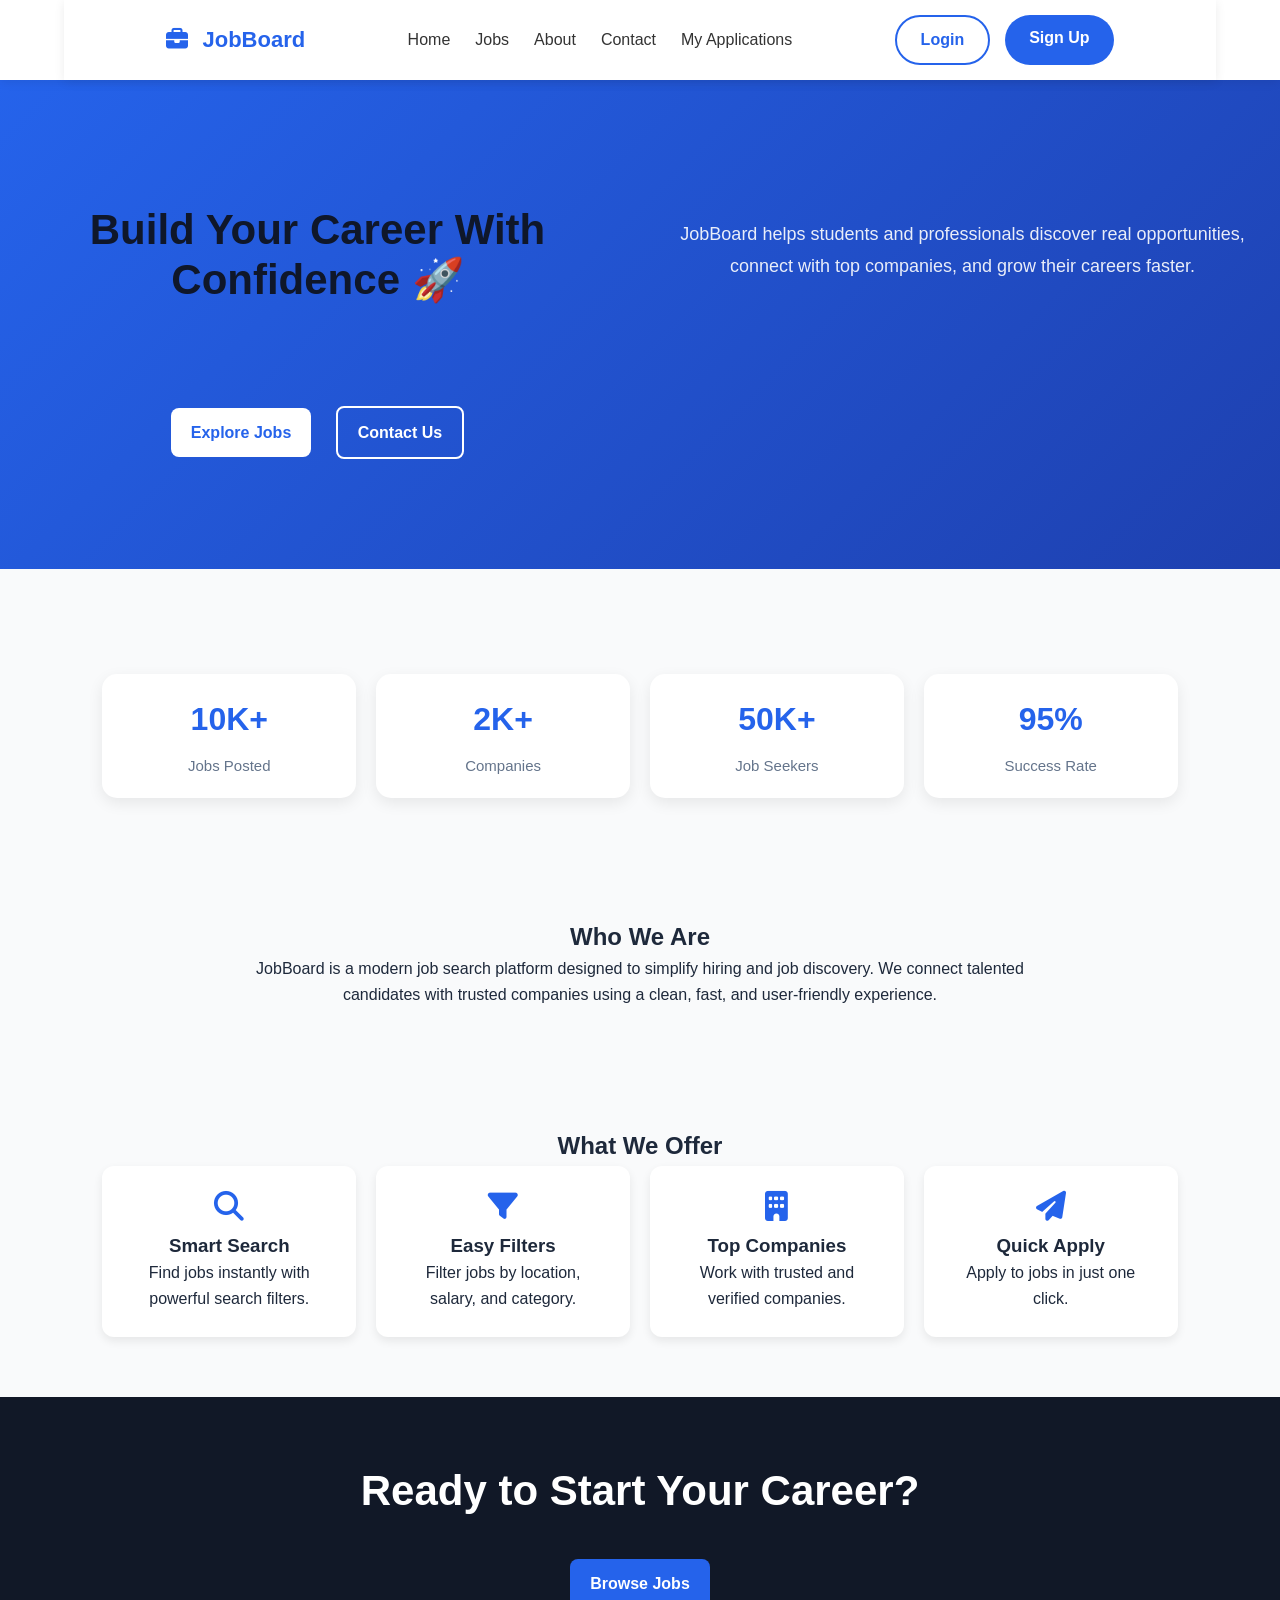
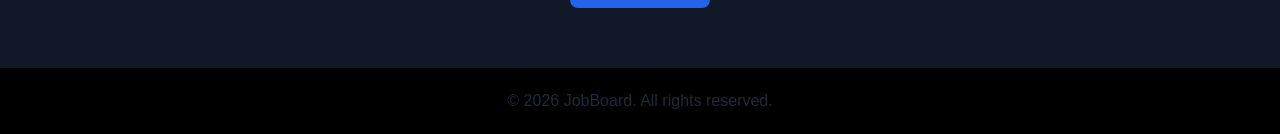
<file: about.html>
<!DOCTYPE html>
<html lang="en">
<head>
    <meta charset="UTF-8">
    <meta name="viewport" content="width=device-width, initial-scale=1.0">
    <title>About | JobBoard</title>

    <link rel="stylesheet" href="css/style.css">
    <link rel="stylesheet" href="https://cdnjs.cloudflare.com/ajax/libs/font-awesome/6.5.2/css/all.min.css">
</head>

<body>

<!-- ================= NAVBAR ================= -->
<header>
    <nav class="navbar container">

        <div class="logo">
            <i class="fa-solid fa-briefcase"></i>
            JobBoard
        </div>

        <ul class="nav-links" id="navLinks">
            <li><a href="index.html">Home</a></li>
            <li><a href="jobs.html">Jobs</a></li>
            <li><a href="about.html">About</a></li>
            <li><a href="contact.html">Contact</a></li>
            <li><a href="my-applications.html">My Applications</a></li>
        </ul>

         <div class="nav-buttons">
            <a href="login.html" class="login-btn">Login</a>
            <a href="signup.html" class="signup-btn">Sign Up</a>
        </div>

        <div class="menu-btn" id="menuBtn">
            <i class="fa-solid fa-bars"></i>
        </div>
    </nav>
</header>
<!-- ================= HERO ================= -->
<section class="hero">
    <div class="hero-content">

        <h1>Build Your Career With Confidence 🚀</h1>

        <p>
            JobBoard helps students and professionals discover real opportunities,
            connect with top companies, and grow their careers faster.
        </p>

        <div class="hero-buttons">
            <a href="jobs.html" class="btn primary">Explore Jobs</a>
            <a href="contact.html" class="btn secondary">Contact Us</a>
        </div>

    </div>
</section>

<!-- ================= STATS ================= -->
<section class="stats">

    <div class="stat-box">
        <h2>10K+</h2>
        <p>Jobs Posted</p>
    </div>

    <div class="stat-box">
        <h2>2K+</h2>
        <p>Companies</p>
    </div>

    <div class="stat-box">
        <h2>50K+</h2>
        <p>Job Seekers</p>
    </div>

    <div class="stat-box">
        <h2>95%</h2>
        <p>Success Rate</p>
    </div>

</section>

<!-- ================= ABOUT CONTENT ================= -->
<section class="about">

    <div class="about-box">
        <h2>Who We Are</h2>
        <p>
            JobBoard is a modern job search platform designed to simplify hiring
            and job discovery. We connect talented candidates with trusted companies
            using a clean, fast, and user-friendly experience.
        </p>
    </div>

</section>

<!-- ================= FEATURES ================= -->
<section class="features">

    <h2>What We Offer</h2>

    <div class="feature-grid">

        <div class="card">
            <i class="fa-solid fa-magnifying-glass"></i>
            <h3>Smart Search</h3>
            <p>Find jobs instantly with powerful search filters.</p>
        </div>

        <div class="card">
            <i class="fa-solid fa-filter"></i>
            <h3>Easy Filters</h3>
            <p>Filter jobs by location, salary, and category.</p>
        </div>

        <div class="card">
            <i class="fa-solid fa-building"></i>
            <h3>Top Companies</h3>
            <p>Work with trusted and verified companies.</p>
        </div>

        <div class="card">
            <i class="fa-solid fa-paper-plane"></i>
            <h3>Quick Apply</h3>
            <p>Apply to jobs in just one click.</p>
        </div>

    </div>

</section>

<!-- ================= CTA ================= -->
<section class="cta">

    <h2>Ready to Start Your Career?</h2>

    <a href="jobs.html" class="cta-btn">Browse Jobs</a>

</section>

<!-- ================= FOOTER ================= -->
<footer>
    <p>© 2026 JobBoard. All rights reserved.</p>
</footer>

<script src="js/script.js"></script>
<script src="js/auth-nav.js"></script>

</body>
</html>
</file>
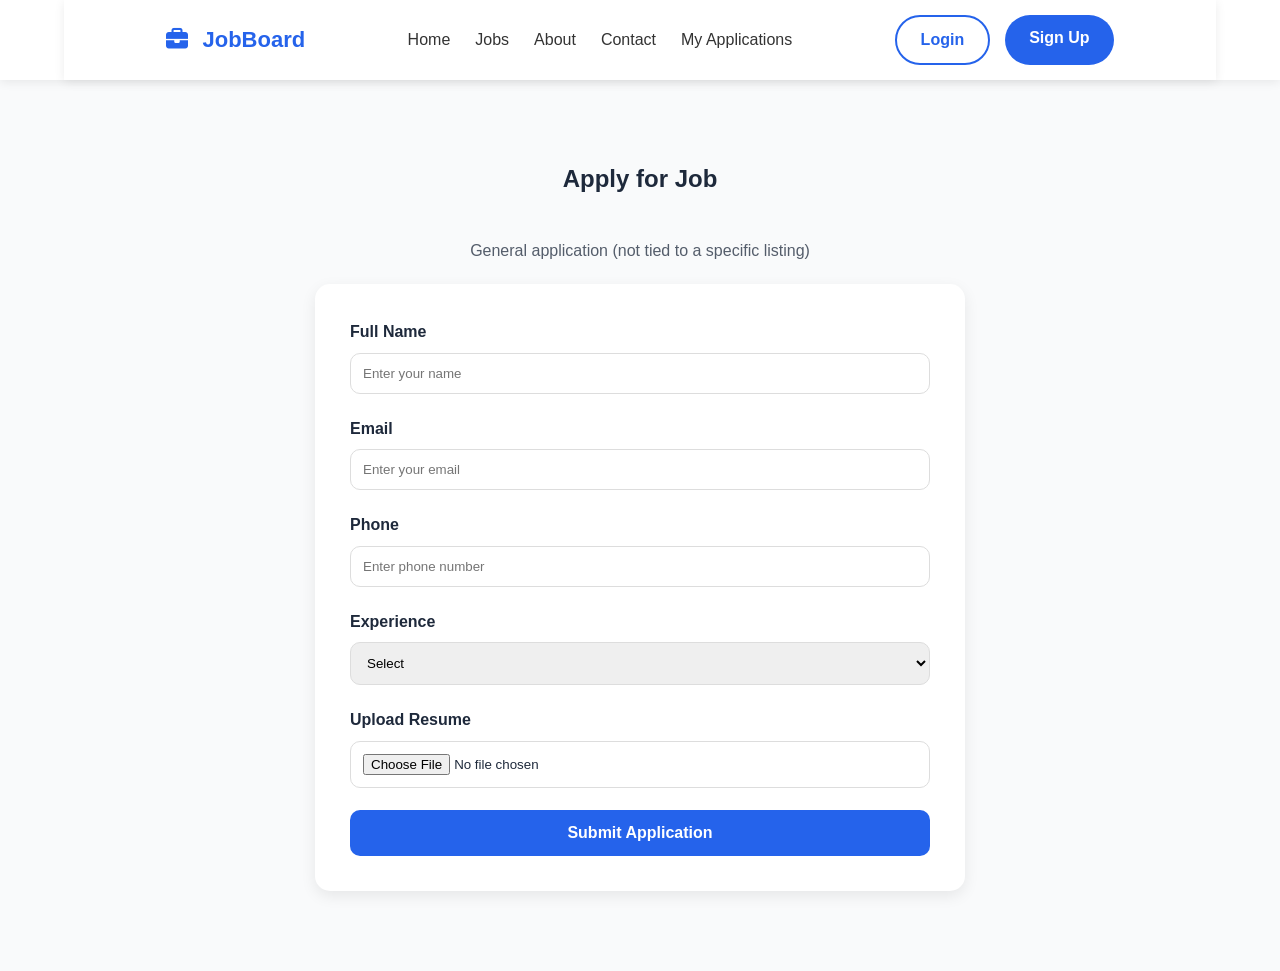
<file: apply.html>
<!DOCTYPE html>
<html lang="en">

<head>
<meta charset="UTF-8">
<meta name="viewport" content="width=device-width, initial-scale=1.0">
<title>Apply Job | JobBoard</title>

<link rel="stylesheet" href="css/style.css">
<link href="https://cdnjs.cloudflare.com/ajax/libs/font-awesome/6.7.2/css/all.min.css" rel="stylesheet">
</head>

<body>

<!-- NAVBAR -->
<header>
    <nav class="navbar container">

        <div class="logo">
            <i class="fa-solid fa-briefcase"></i>
            JobBoard
        </div>

        <ul class="nav-links" id="navLinks">
            <li><a href="index.html">Home</a></li>
            <li><a href="jobs.html">Jobs</a></li>
            <li><a href="about.html">About</a></li>
            <li><a href="contact.html">Contact</a></li>
            <li><a href="my-applications.html">My Applications</a></li>
        </ul>

        <div class="nav-buttons">
            <a href="login.html" class="login-btn">Login</a>
            <a href="signup.html" class="signup-btn">Sign Up</a>
        </div>

        <div class="menu-btn" id="menuBtn">
            <i class="fa-solid fa-bars"></i>
        </div>
    </nav>
</header>

<!-- APPLY FORM -->
<section class="apply-section">
<div class="container">

<h2 class="section-title">Apply for Job</h2>
<p id="applyingForLabel" style="text-align:center; margin-top:-10px; margin-bottom:20px; opacity:0.75;"></p>

<form id="applyForm" class="apply-form">

<div class="form-group">
<label>Full Name</label>
<input type="text" id="name" placeholder="Enter your name">
</div>

<div class="form-group">
<label>Email</label>
<input type="email" id="email" placeholder="Enter your email">
</div>

<div class="form-group">
<label>Phone</label>
<input type="text" id="phone" placeholder="Enter phone number">
</div>

<div class="form-group">
<label>Experience</label>
<select id="experience">
<option value="">Select</option>
<option>Fresher</option>
<option>1-3 Years</option>
<option>3+ Years</option>
</select>
</div>

<div class="form-group">
<label>Upload Resume</label>
<input type="file" id="resume">
</div>

<button type="submit" class="submit-btn">Submit Application</button>

</form>

</div>
</section>

<!-- SUCCESS POPUP -->
<div class="popup" id="popup">
<div class="popup-content">
<i class="fa-solid fa-circle-check"></i>
<h3>Application Submitted!</h3>
<p>We will contact you soon.</p>
<button onclick="closePopup()">OK</button>
</div>
</div>

<script src="js/jobs-data.js"></script>
<script src="js/apply.js"></script>
<script src="js/script.js"></script>

</body>
</html>
</file>
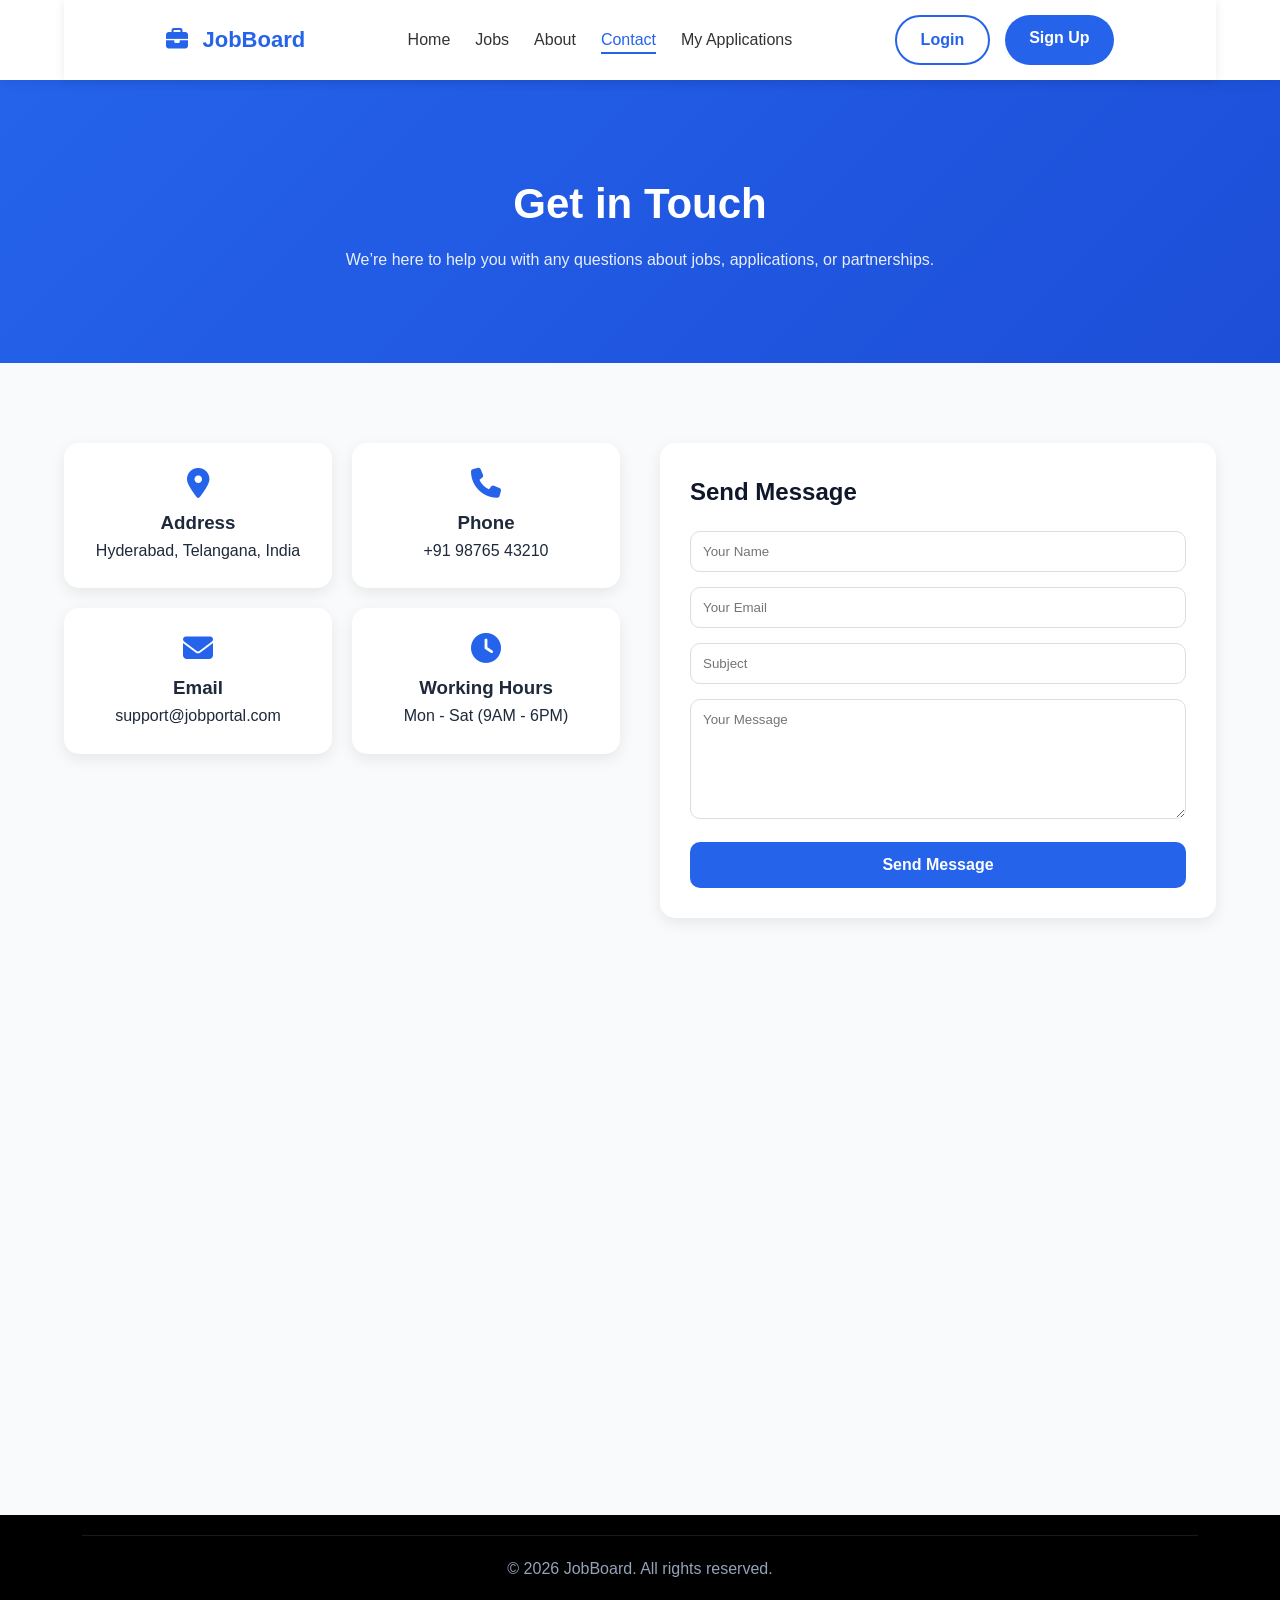
<file: contact.html>
<!DOCTYPE html>
<html lang="en">
<head>
    <meta charset="UTF-8">
    <meta name="viewport" content="width=device-width, initial-scale=1.0">
    <title>Contact Us</title>

    <!-- Main CSS -->
    <link rel="stylesheet" href="css/style.css">

    <!-- Icons -->
    <link rel="stylesheet" href="https://cdnjs.cloudflare.com/ajax/libs/font-awesome/6.5.0/css/all.min.css">

</head>
<body>

<!-- ================= NAVBAR ================= -->
<header>
    <nav class="navbar container">

        <div class="logo">
            <i class="fa-solid fa-briefcase"></i>
            JobBoard
        </div>

        <ul class="nav-links" id="navLinks">
            <li><a href="index.html">Home</a></li>
            <li><a href="jobs.html">Jobs</a></li>
            <li><a href="about.html">About</a></li>
            <li><a class="active" href="contact.html">Contact</a></li>
            <li><a href="my-applications.html">My Applications</a></li>
        </ul>

        <div class="nav-buttons">
            <a href="login.html" class="login-btn">Login</a>
            <a href="signup.html" class="signup-btn">Sign Up</a>
        </div>

        <div class="menu-btn" id="menuBtn">
            <i class="fa-solid fa-bars"></i>
        </div>
    </nav>
</header>

<!-- ================= CONTACT HERO ================= -->
<section class="contact-hero">
    <div class="container">
        <h1>Get in Touch</h1>
        <p>We’re here to help you with any questions about jobs, applications, or partnerships.</p>
    </div>
</section>

<!-- ================= CONTACT SECTION ================= -->
<section class="contact-section">
    <div class="container contact-grid">

        <!-- CONTACT INFO -->
        <div class="contact-info">

            <div class="info-card">
                <i class="fa-solid fa-location-dot"></i>
                <h3>Address</h3>
                <p>Hyderabad, Telangana, India</p>
            </div>

            <div class="info-card">
                <i class="fa-solid fa-phone"></i>
                <h3>Phone</h3>
                <p>+91 98765 43210</p>
            </div>

            <div class="info-card">
                <i class="fa-solid fa-envelope"></i>
                <h3>Email</h3>
                <p>support@jobportal.com</p>
            </div>

            <div class="info-card">
                <i class="fa-solid fa-clock"></i>
                <h3>Working Hours</h3>
                <p>Mon - Sat (9AM - 6PM)</p>
            </div>

        </div>

        <!-- CONTACT FORM -->
        <div class="contact-form">

            <h2>Send Message</h2>

            <form id="contactForm">
                <div class="form-group">
                    <input type="text" id="contactName" placeholder="Your Name" required>
                </div>

                <div class="form-group">
                    <input type="email" id="contactEmail" placeholder="Your Email" required>
                </div>

                <div class="form-group">
                    <input type="text" id="contactSubject" placeholder="Subject">
                </div>

                <div class="form-group">
                    <textarea id="contactMessage" rows="6" placeholder="Your Message"></textarea>
                </div>

                <button type="submit" class="submit-btn">Send Message</button>
            </form>

        </div>

    </div>
</section>

<!-- SUCCESS POPUP -->
<div class="popup" id="popup">
<div class="popup-content">
<i class="fa-solid fa-circle-check"></i>
<h3>Message Sent!</h3>
<p>We'll get back to you soon.</p>
<button onclick="document.getElementById('popup').style.display='none'">OK</button>
</div>
</div>

<!-- ================= MAP ================= -->
<section class="map-section">
    <div class="container">
        <iframe 
    src="https://www.google.com/maps/embed?pb=!1m18!1m12!1m3!1d3806.0541888694187!2d78.47444477590202!3d17.38504408390637!2m3!1f0!2f0!3f0!3m2!1i1024!2i768!4f13.1!3m3!1m2!1s0x3bcb99c6c6c6c6c6%3A0x1a2b3c4d5e6f7g8!2sHyderabad!5e0!3m2!1sen!2sin!4v1700000000000"
    width="100%" 
    height="350" 
    style="border:0;" 
    allowfullscreen="" 
    loading="lazy">
</iframe>
    </div>
</section>

<!-- ================= FOOTER ================= -->
<footer>
    <div class="container footer-bottom">
        <p>© 2026 JobBoard. All rights reserved.</p>
    </div>
</footer>

<script src="js/contact.js"></script>
<script src="js/script.js"></script>
<script src="js/auth-nav.js"></script>

</body>
</html>
</file>
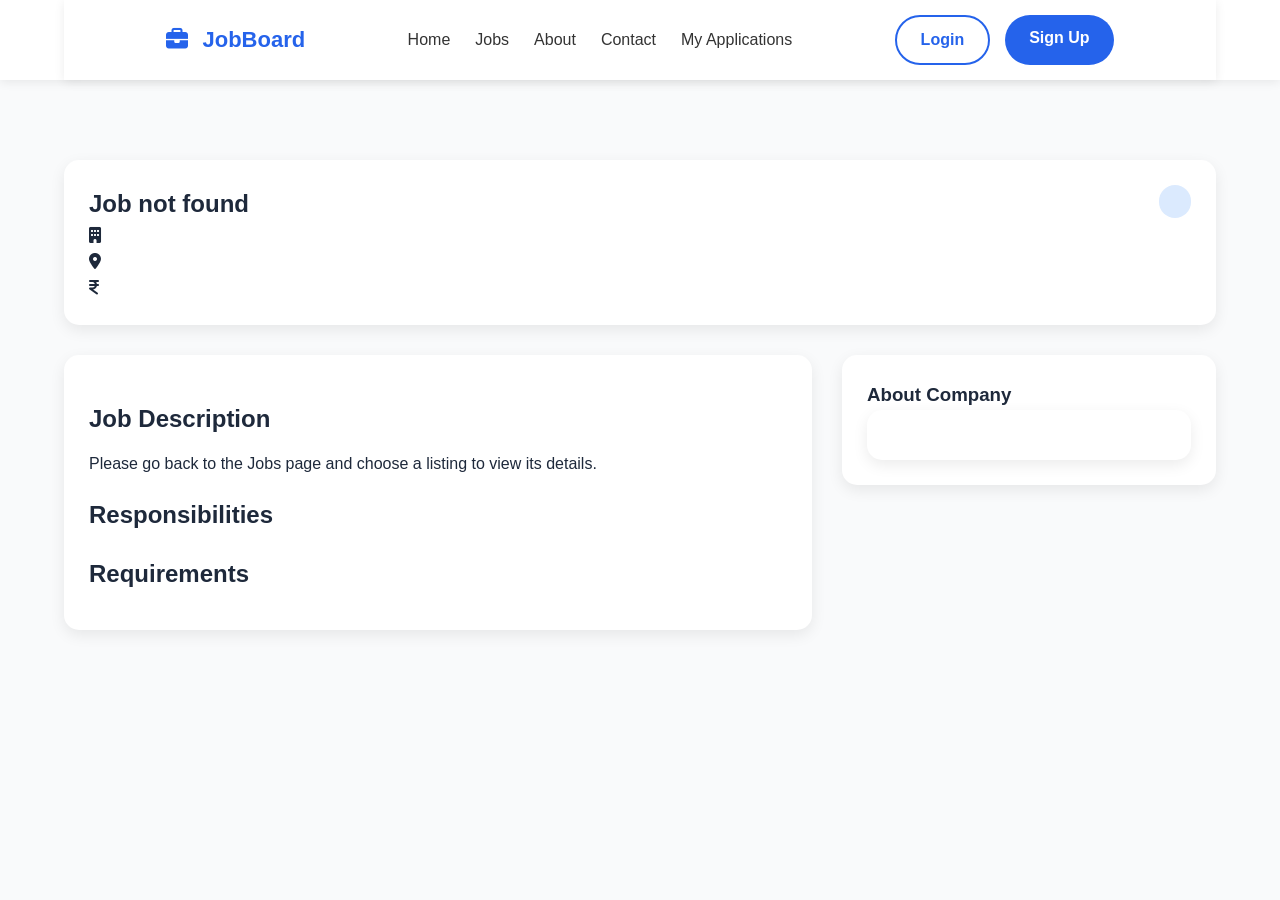
<file: job-details.html>
<!DOCTYPE html>
<html lang="en">

<head>
<meta charset="UTF-8">
<meta name="viewport" content="width=device-width, initial-scale=1.0">
<title>Job Details | JobBoard</title>

<link rel="stylesheet" href="css/style.css">
<link href="https://cdnjs.cloudflare.com/ajax/libs/font-awesome/6.7.2/css/all.min.css" rel="stylesheet">
</head>

<body>

<!-- NAVBAR -->
<header>
    <nav class="navbar container">

        <div class="logo">
            <i class="fa-solid fa-briefcase"></i>
            JobBoard
        </div>

        <ul class="nav-links" id="navLinks">
            <li><a href="index.html">Home</a></li>
            <li><a href="jobs.html">Jobs</a></li>
            <li><a href="about.html">About</a></li>
            <li><a href="contact.html">Contact</a></li>
            <li><a href="my-applications.html">My Applications</a></li>
        </ul>

        <div class="nav-buttons">
            <a href="login.html" class="login-btn">Login</a>
            <a href="signup.html" class="signup-btn">Sign Up</a>
        </div>

        <div class="menu-btn" id="menuBtn">
            <i class="fa-solid fa-bars"></i>
        </div>
    </nav>
</header>

<!-- JOB DETAILS -->
<section class="job-details">
<div class="container">

<div class="job-header-box">

<h1 id="jobTitle">Loading&hellip;</h1>

<p>
<i class="fa-solid fa-building"></i> <span id="jobCompany"></span>
</p>

<p>
<i class="fa-solid fa-location-dot"></i> <span id="jobLocation"></span>
</p>

<p>
<i class="fa-solid fa-indian-rupee-sign"></i> <span id="jobSalary"></span>
</p>

<span class="job-type" id="jobType">&nbsp;</span>

</div>

<div class="job-content">

<div class="job-description">

<h2>Job Description</h2>
<p id="jobDescription"></p>

<h2>Responsibilities</h2>
<ul id="jobResponsibilities"></ul>

<h2>Requirements</h2>
<ul id="jobRequirements"></ul>

</div>

<!-- SIDEBAR -->
<div class="job-sidebar">

<div class="company-box">
<h3>About Company</h3>
<p id="jobCompanyBlurb"></p>

<div class="apply-box">
    <a href="#" id="applyNowLink" class="apply-btn">Apply Now</a>
</div>

</div>

</div>

</div>

</div>
</section>

<script src="js/jobs-data.js"></script>
<script src="js/job-details.js"></script>
<script src="js/script.js"></script>
<script src="js/auth-nav.js"></script>

</body>
</html>
</file>
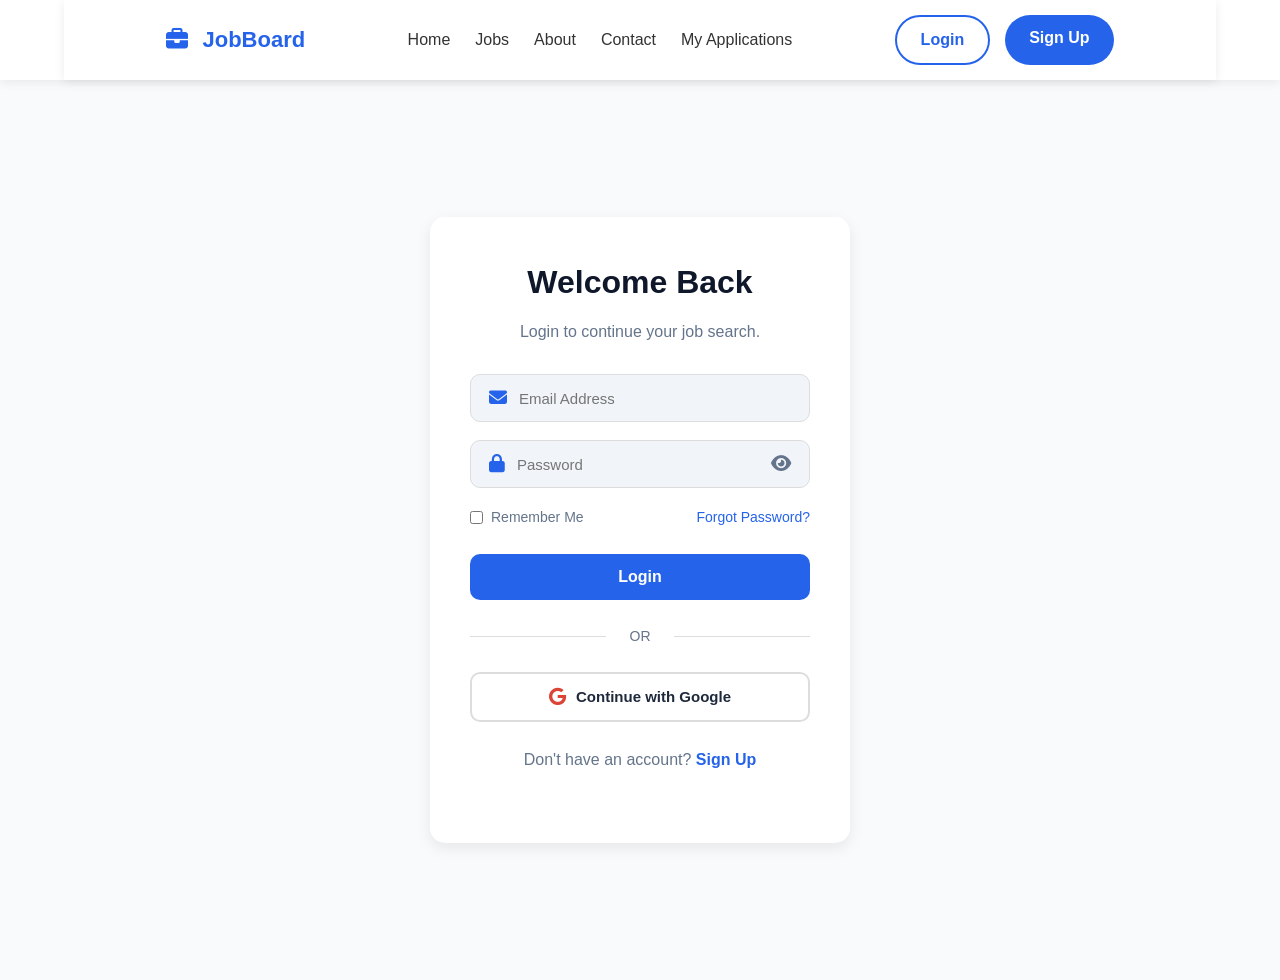
<file: login.html>
<!DOCTYPE html>
<html lang="en">
<head>
    <meta charset="UTF-8">
    <meta name="viewport" content="width=device-width, initial-scale=1.0">
    <title>Login | JobBoard</title>

    <link rel="stylesheet" href="css/style.css">
    <link rel="stylesheet"
    href="https://cdnjs.cloudflare.com/ajax/libs/font-awesome/6.7.2/css/all.min.css">
</head>
<body>

<!-- ================= HEADER ================= -->

<header>
    <nav class="navbar container">

        <div class="logo">
            <i class="fa-solid fa-briefcase"></i>
            JobBoard
        </div>

        <ul class="nav-links" id="navLinks">
            <li><a href="index.html">Home</a></li>
            <li><a href="jobs.html">Jobs</a></li>
            <li><a href="about.html">About</a></li>
            <li><a href="contact.html">Contact</a></li>
            <li><a href="my-applications.html">My Applications</a></li>
        </ul>

        <div class="nav-buttons">
            <a href="login.html" class="login-btn">Login</a>
            <a href="signup.html" class="signup-btn">Sign Up</a>
        </div>

        <div class="menu-btn" id="menuBtn">
            <i class="fa-solid fa-bars"></i>
        </div>

    </nav>
</header>

<!-- ================= LOGIN ================= -->

<section class="login-section">

    <div class="login-card">

        <h2>Welcome Back</h2>
        <p>Login to continue your job search.</p>

        <form id="loginForm">

            <div class="input-group">
                <i class="fa-solid fa-envelope"></i>
                <input type="email" id="loginEmail" placeholder="Email Address" required>
            </div>

            <div class="input-group password-group">
                <i class="fa-solid fa-lock"></i>
                <input type="password" id="password" placeholder="Password" required>
                <i class="fa-solid fa-eye toggle-password" id="togglePassword"></i>
            </div>

            <div class="login-options">

                <label>
                    <input type="checkbox">
                    Remember Me
                </label>

                <a href="#">Forgot Password?</a>

            </div>

            <button class="submit-btn" type="submit">
                Login
            </button>

        </form>

        <div class="divider">
            OR
        </div>

        <button class="google-btn">
            <i class="fa-brands fa-google"></i>
            Continue with Google
        </button>

        <p class="signup-text">
            Don't have an account?
            <a href="signup.html">Sign Up</a>
        </p>

    </div>

</section>

<script src="js/script.js"></script>
<script src="js/login.js"></script>
<script src="js/auth-nav.js"></script>

</body>
</html>
</file>
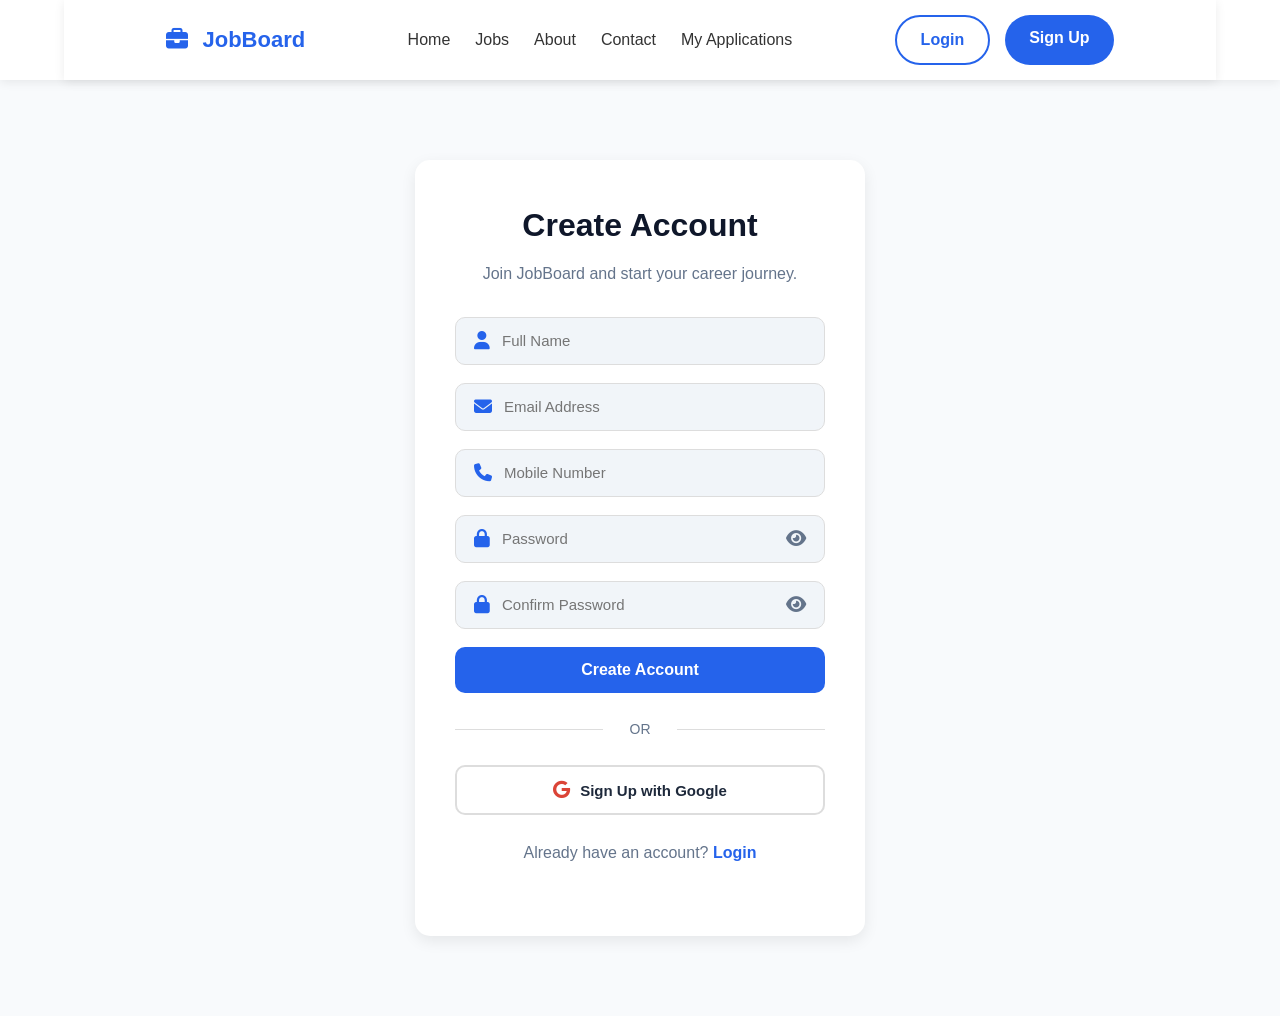
<file: signup.html>
<!DOCTYPE html>
<html lang="en">
<head>
    <meta charset="UTF-8">
    <meta name="viewport" content="width=device-width, initial-scale=1.0">
    <title>Sign Up | JobBoard</title>

    <link rel="stylesheet" href="css/style.css">
    <link rel="stylesheet"
    href="https://cdnjs.cloudflare.com/ajax/libs/font-awesome/6.7.2/css/all.min.css">
</head>

<body>

<!-- ================= HEADER ================= -->

<header>
    <nav class="navbar container">

        <div class="logo">
            <i class="fa-solid fa-briefcase"></i>
            JobBoard
        </div>

        <ul class="nav-links" id="navLinks">
            <li><a href="index.html">Home</a></li>
            <li><a href="jobs.html">Jobs</a></li>
            <li><a href="about.html">About</a></li>
            <li><a href="contact.html">Contact</a></li>
            <li><a href="my-applications.html">My Applications</a></li>
        </ul>

        <div class="nav-buttons">
            <a href="login.html" class="login-btn">Login</a>
            <a href="signup.html" class="signup-btn">Sign Up</a>
        </div>

        <div class="menu-btn" id="menuBtn">
            <i class="fa-solid fa-bars"></i>
        </div>

    </nav>
</header>

<!-- ================= SIGNUP ================= -->

<section class="signup-section">

    <div class="signup-card">

        <h2>Create Account</h2>
        <p>Join JobBoard and start your career journey.</p>

        <form>

            <div class="input-group">
                <i class="fa-solid fa-user"></i>
                <input type="text" placeholder="Full Name" required>
            </div>

            <div class="input-group">
                <i class="fa-solid fa-envelope"></i>
                <input type="email" placeholder="Email Address" required>
            </div>

            <div class="input-group">
                <i class="fa-solid fa-phone"></i>
                <input type="tel" placeholder="Mobile Number" pattern="[0-9]{10}" minlength="10" maxlength="10" required title="Please Enter In Digits">
            </div>

            <div class="input-group password-group">
                <i class="fa-solid fa-lock"></i>
                <input type="password" id="password" placeholder="Password" required>
                
                <i class="fa-solid fa-eye toggle-password" id="togglePassword"></i>
            </div>
            
            <div class="input-group password-group">
                <i class="fa-solid fa-lock"></i>
                <input type="password" id="confirmPassword" placeholder="Confirm Password" required>
                
                <i class="fa-solid fa-eye toggle-password" id="toggleConfirmPassword"></i>
            </div>

            <button class="submit-btn" type="submit">
                Create Account
            </button>

        </form>

        <div class="divider">OR</div>

        <button class="google-btn">
            <i class="fa-brands fa-google"></i>
            Sign Up with Google
        </button>

        <p class="signup-text">
            Already have an account?
            <a href="login.html">Login</a>
        </p>

    </div>

</section>

<script src="js/script.js"></script>
<script src="js/signup.js"></script>
<script src="js/auth-nav.js"></script>

</body>
</html>
</file>
<file: css/style.css>
/* =====================================================
                    RESET
===================================================== */

*{
    margin:0;
    padding:0;
    box-sizing:border-box;
}

html{
    scroll-behavior:smooth;
}

body{
    font-family:'Poppins',sans-serif;
    background:var(--background);
    color:var(--text);
    line-height:1.6;
}

.container{
    width:90%;
    max-width:1200px;
    margin:auto;
}

a{
    text-decoration:none;
    color:inherit;
}

ul{
    list-style:none;
}

img{
    max-width:100%;
    display:block;
    height:auto;
}

button{
    border:none;
    cursor:pointer;
    font-family:inherit;
}

input,
select,
textarea{
    font-family:inherit;
}

::selection{
    background:var(--primary);
    color:#fff;
}


/* =====================================================
                    ROOT VARIABLES
===================================================== */

:root{

    --primary:#2563eb;
    --secondary:#0f172a;

    --background:#f8fafc;
    --white:#ffffff;

    --text:#1e293b;
    --gray:#64748b;
    --light:#dbeafe;

    --success:#22c55e;
    --danger:#ef4444;
    --warning:#f59e0b;

    --shadow:0 5px 15px rgba(0,0,0,.08);

    --radius:15px;

    --transition:.3s ease;

}


/* =====================================================
                    COMMON STYLES
===================================================== */

section{
    padding:80px 0;
}

.section-title{
    text-align:center;
    margin-bottom:50px;
}

.section-title h2{
    font-size:40px;
    color:var(--secondary);
    margin-bottom:10px;
}

.section-title p{
    color:var(--gray);
}

button,
.login-btn,
.signup-btn,
.details-btn,
.apply-btn,
.cta-btn{
    transition:var(--transition);
}

button:hover,
.login-btn:hover,
.signup-btn:hover,
.details-btn:hover,
.apply-btn:hover,
.cta-btn:hover{

    transform:translateY(-3px);
    box-shadow:0 10px 25px rgba(37,99,235,.25);

}

button:active,
.login-btn:active,
.signup-btn:active,
.details-btn:active,
.apply-btn:active,
.cta-btn:active{

    transform:scale(.98);

}

input:focus,
select:focus,
textarea:focus{

    outline:2px solid var(--primary);
    outline-offset:2px;

}


/* =====================================================
                    NAVBAR
===================================================== */

header{

    background:var(--white);
    position:sticky;
    top:0;
    z-index:1000;
    box-shadow:0 2px 10px rgba(0,0,0,.08);

}

.navbar{
    height:80px;
    display:flex;
    justify-content:space-between;
    align-items:center;

}

.logo{

    font-size:28px;
    font-weight:700;
    color:var(--primary);

}

.logo i{

    margin-right:8px;

}

.nav-links{

    display:flex;
    gap:35px;

}

.nav-links a{

    color:var(--text);
    font-weight:500;
    position:relative;
    transition:var(--transition);

}

.nav-links a::after{

    content:"";
    position:absolute;

    left:0;
    bottom:-6px;

    width:0;
    height:2px;

    background:var(--primary);

    transition:var(--transition);

}

.nav-links a:hover{

    color:var(--primary);

}

.nav-links a:hover::after{

    width:100%;

}

.nav-links a.active{

    color:var(--primary);

}

.nav-links a.active::after{

    width:100%;

}

.nav-buttons{

    display:flex;
    gap:15px;

}

.login-btn{

    background:#fff;

    color:var(--primary);

    border:2px solid var(--primary);

    padding:10px 24px;

    border-radius:30px;

    font-weight:600;

}

.signup-btn{

    background:var(--primary);

    color:#fff;

    padding:10px 24px;

    border-radius:30px;

    font-weight:600;

}

.signup-btn:hover{

    background:#1d4ed8;

}

.menu-btn{

    display:none;

    font-size:28px;

    color:var(--secondary);

    cursor:pointer;

}


/* =====================================================
                NAVBAR RESPONSIVE
===================================================== */

@media(max-width:768px){

    .nav-links{

        position:absolute;

        top:80px;
        left:0;

        width:100%;

        background:#fff;

        display:none;

        flex-direction:column;

        align-items:center;

        padding:25px;

        gap:20px;

        box-shadow:0 10px 20px rgba(0,0,0,.08);

    }

    .nav-links.show{

        display:flex;

    }

    .nav-buttons{

        display:none;

    }

    .menu-btn{

        display:block;

    }

}
/* =======================
   HERO
======================= */

.hero{
    padding:80px 0;
}

.hero-content{
    display:grid;
    grid-template-columns:1fr 1fr;
    align-items:center;
    gap:50px;
}

.tag{
    display:inline-block;
    background:var(--light);
    color:var(--primary);
    padding:8px 18px;
    border-radius:30px;
    font-weight:600;
}

.hero h1{
    font-size:55px;
    margin:25px 0;
    line-height:1.2;
    color:var(--secondary);
}

.hero h1 span{
    color:var(--primary);
}

.hero p{
    color:var(--white);
    line-height:1.8;
    margin-bottom:20px;
}

/* =======================
   SEARCH BOX
======================= */

.search-box{
    background:var(--white);
    margin-top:35px;
    padding:20px;
    border-radius:var(--radius);
    display:flex;
    gap:15px;
    box-shadow:var(--shadow);
}

.input-box{
    flex:1;
    display:flex;
    align-items:center;
    gap:12px;
    background:#f8fafc;
    padding:14px 16px;
    border-radius:10px;
}

.input-box i{
    color:var(--primary);
    font-size:18px;
}

.input-box input{
    width:100%;
    border:none;
    outline:none;
    background:transparent;
    font-size:15px;
}

.search-box button{
    background:var(--primary);
    color:#fff;
    padding:15px 30px;
    border-radius:10px;
    font-weight:600;
    transition:var(--transition);
}

.search-box button:hover{
    transform:translateY(-3px);
}

/* =======================
   STATS
======================= */

.stats{
    display:flex;
    gap:35px;
    margin-top:45px;
}

.stats div{
    background:var(--white);
    padding:20px;
    border-radius:15px;
    box-shadow:var(--shadow);
    text-align:center;
    min-width:130px;
}

.stats h2{
    color:var(--primary);
    margin-bottom:8px;
}

.stats p{
    color:var(--gray);
    font-size:15px;
}

/* =======================
   HERO IMAGE
======================= */

.hero-image img{
    width:100%;
    border-radius:20px;
    object-fit:cover;
    box-shadow:0 20px 40px rgba(0,0,0,.15);
}
/* =======================
   SECTION TITLE
======================= */

.section-title{
    text-align:center;
    margin-bottom:50px;
}

.section-title h2{
    font-size:40px;
    color:var(--secondary);
    margin-bottom:10px;
}

.section-title p{
    color:var(--gray);
    font-size:16px;
}


/* =======================
   CATEGORIES
======================= */

.categories{
    padding:80px 0;
}

.category-grid{
    display:grid;
    grid-template-columns:repeat(3,1fr);
    gap:30px;
}

.category-card{
    background:var(--white);
    padding:35px 25px;
    text-align:center;
    border-radius:var(--radius);
    box-shadow:var(--shadow);
    transition:var(--transition);
    cursor:pointer;
}

.category-card:hover{
    transform:translateY(-10px);
    box-shadow:0 15px 30px rgba(37,99,235,.20);
}

.category-card i{
    font-size:45px;
    color:var(--primary);
    margin-bottom:20px;
    transition:var(--transition);
}

.category-card:hover i{
    transform:scale(1.15);
}

.category-card h3{
    margin-bottom:12px;
    font-size:22px;
    color:var(--secondary);
}

.category-card p{
    color:var(--gray);
    line-height:1.7;
}


/* =======================
   FEATURED JOBS
======================= */

.featured-jobs{
    padding:80px 0;
    background:#f1f5f9;
}

.jobs-grid{
    display:grid;
    grid-template-columns:repeat(3,1fr);
    gap:30px;
}

.job-card{
    background:var(--white);
    padding:25px;
    border-radius:var(--radius);
    box-shadow:var(--shadow);
    display:flex;
    flex-direction:column;
    transition:var(--transition);
}

.job-card:hover{
    transform:translateY(-8px);
    box-shadow:0 15px 30px rgba(37,99,235,.20);
}

.job-header{
    display:flex;
    justify-content:space-between;
    align-items:center;
    margin-bottom:20px;
}

.job-header img{
    width:55px;
    height:55px;
    object-fit:contain;
    background:#fff;
    border-radius:50%;
    padding:8px;
    border:1px solid #e5e7eb;
}

.job-type{
    background:#dbeafe;
    color:var(--primary);
    padding:6px 14px;
    border-radius:30px;
    font-size:13px;
    font-weight:600;
}

.job-card h3{
    margin-bottom:15px;
    color:var(--secondary);
}

.job-card p{
    color:var(--gray);
    margin-bottom:12px;
}

.job-card i{
    color:var(--primary);
    margin-right:8px;
}

.job-buttons{
    display:flex;
    gap:12px;
    margin-top:auto;
    padding-top:20px;
}

.details-btn,
.apply-btn{
    flex:1;
    text-align:center;
    padding:12px;
    border-radius:10px;
    font-weight:600;
    transition:var(--transition);
}

.details-btn{
    border:2px solid var(--primary);
    color:var(--primary);
    background:transparent;
}

.details-btn:hover{
    background:var(--primary);
    color:#fff;
}

.apply-btn{
    background:var(--primary);
    color:#fff;
}

.apply-btn:hover{
    background:#1d4ed8;
}
/* =======================
   TOP COMPANIES
======================= */

.top-companies{
    padding:80px 0;
}

.companies-grid{
    display:grid;
    grid-template-columns:repeat(3,1fr);
    gap:30px;
}

.company-card{
    background:var(--white);
    padding:30px;
    text-align:center;
    border-radius:var(--radius);
    box-shadow:var(--shadow);
    transition:var(--transition);
    cursor:pointer;
}

.company-card:hover{
    transform:translateY(-8px);
    box-shadow:0 15px 30px rgba(37,99,235,.20);
}

.company-card img{
    width:70px;
    height:70px;
    object-fit:contain;
    margin:0 auto 20px;
    transition:var(--transition);
}

.company-card:hover img{
    transform:scale(1.1);
}

.company-card h3{
    margin-bottom:10px;
    color:var(--secondary);
}

.company-card p{
    color:var(--gray);
    margin-bottom:12px;
}

.company-card span{
    color:#f59e0b;
    font-size:18px;
}


/* =======================
   WHY CHOOSE US
======================= */

.why-us{
    padding:80px 0;
    background:#f8fafc;
}

.why-grid{
    display:grid;
    grid-template-columns:repeat(4,1fr);
    gap:25px;
}

.why-card{
    background:var(--white);
    padding:30px;
    text-align:center;
    border-radius:var(--radius);
    box-shadow:var(--shadow);
    transition:var(--transition);
}

.why-card:hover{
    transform:translateY(-8px);
    box-shadow:0 15px 30px rgba(37,99,235,.15);
}

.why-card i{
    width:80px;
    height:80px;
    line-height:80px;
    border-radius:50%;
    background:var(--light);
    color:var(--primary);
    font-size:40px;
    margin-bottom:20px;
    transition:var(--transition);
}

.why-card:hover i{
    transform:rotate(8deg) scale(1.08);
}

.why-card h3{
    margin-bottom:15px;
    color:var(--secondary);
}

.why-card p{
    color:var(--gray);
    line-height:1.7;
}


/* =======================
   CALL TO ACTION
======================= */

.cta{
    padding:80px 20px;
    text-align:center;
    background:var(--primary);
    color:var(--white);
}

.cta h2{
    font-size:42px;
    margin-bottom:20px;
}

.cta p{
    max-width:650px;
    margin:0 auto 35px;
    line-height:1.8;
    opacity:.9;
}

.cta-btn{
    display:inline-block;
    background:var(--white);
    color:var(--primary);
    padding:15px 35px;
    border-radius:50px;
    font-weight:600;
    transition:var(--transition);
}

.cta-btn:hover{
    background:var(--secondary);
    color:var(--white);
    transform:translateY(-3px);
}
/* =======================
   FOOTER
======================= */

footer{
    background:var(--secondary);
    color:var(--blue);
}

.footer-container{
    padding:70px 0;
    display:grid;
    grid-template-columns:2fr 1fr 1fr 1fr;
    gap:40px;
    color: white;
}

.footer-about p{
    margin-top:20px;
    color:#cbd5e1;
    line-height:1.8;
}

.footer-links ul{
    margin-top:20px;
}

.footer-links li{
    margin-bottom:12px;
    transition:var(--transition);
}

.footer-links li:hover{
    transform:translateX(6px);
}

.footer-links a{
    color:#cbd5e1;
    transition:var(--transition);
}

.footer-links a:hover{
    color:var(--white);
    padding-left:6px;
}

.footer-contact p{
    margin-top:15px;
    color:#cbd5e1;
}

.footer-contact i{
    margin-right:10px;
    color:var(--primary);
}

.social-icons{
    margin-top:20px;
    display:flex;
    gap:15px;
}

.social-icons a{
    width:42px;
    height:42px;
    background:var(--primary);
    color:var(--white);
    display:flex;
    justify-content:center;
    align-items:center;
    border-radius:50%;
    transition:var(--transition);
}

.social-icons a:hover{
    background:var(--white);
    color:var(--primary);
}

.footer-bottom{
    text-align:center;
    padding:20px;
    border-top:1px solid rgba(255,255,255,.1);
    color:#94a3b8;
}


/* =======================
   COMMON BUTTON EFFECTS
======================= */

button,
.login-btn,
.signup-btn,
.details-btn,
.apply-btn,
.cta-btn,
.search-box button,
.jobs-search-btn,
.submit-btn,
.delete-btn,
.clear-btn,
.apply-filter-btn{
    transition:var(--transition);
}

button:hover,
.login-btn:hover,
.signup-btn:hover,
.details-btn:hover,
.apply-btn:hover,
.cta-btn:hover,
.search-box button:hover,
.jobs-search-btn:hover,
.submit-btn:hover,
.delete-btn:hover,
.clear-btn:hover,
.apply-filter-btn:hover{
    transform:translateY(-3px);
    box-shadow:0 10px 25px rgba(37,99,235,.25);
}

button:active,
.login-btn:active,
.signup-btn:active,
.details-btn:active,
.apply-btn:active,
.cta-btn:active{
    transform:scale(.98);
}


/* =======================
   INPUT FOCUS
======================= */

input:focus,
select:focus,
textarea:focus{
    outline:2px solid var(--primary);
    outline-offset:2px;
}

button:focus,
a:focus{
    outline:2px solid var(--primary);
    outline-offset:3px;
}


/* =======================
   TEXT SELECTION
======================= */

::selection{
    background:var(--primary);
    color:var(--white);
}


/* =======================
   FADE ANIMATION
======================= */

section{
    animation:fadeIn .8s ease;
}

@keyframes fadeIn{

    from{
        opacity:0;
        transform:translateY(30px);
    }

    to{
        opacity:1;
        transform:translateY(0);
    }

}


/* =======================
   RESPONSIVE DESIGN
======================= */

@media(max-width:992px){

    .hero-content{
        grid-template-columns:1fr;
        text-align:center;
    }

    .search-box{
        flex-direction:column;
    }

    .stats{
        justify-content:center;
        flex-wrap:wrap;
    }

    .category-grid,
    .jobs-grid,
    .companies-grid{
        grid-template-columns:repeat(2,1fr);
    }

    .why-grid{
        grid-template-columns:repeat(2,1fr);
    }

    .footer-container{
        grid-template-columns:repeat(2,1fr);
    }

}

@media(max-width:768px){

    .nav-links{
        position:absolute;
        top:80px;
        left:0;
        width:100%;
        background:var(--white);
        flex-direction:column;
        align-items:center;
        display:none;
        padding:25px;
        box-shadow:0 5px 15px rgba(0,0,0,.1);
    }

    .nav-links.show{
        display:flex;
    }

    .nav-buttons{
        display:none;
    }

    .menu-btn{
        display:block;
    }

    .hero h1{
        font-size:40px;
    }

    .stats{
        flex-direction:column;
        gap:20px;
    }

    .category-grid,
    .jobs-grid,
    .companies-grid,
    .why-grid,
    .footer-container{
        grid-template-columns:1fr;
    }

    .job-buttons{
        flex-direction:column;
    }

    .section-title h2{
        font-size:30px;
    }

    .footer-container{
        text-align:center;
    }

    .social-icons{
        justify-content:center;
    }

    .cta h2{
        font-size:32px;
    }

}
/* ==================================================
   JOBS PAGE
================================================== */

.jobs-search{
    padding:70px 0;
}

.jobs-search-box{
    max-width:950px;
    margin:35px auto 0;
    background:var(--white);
    padding:18px;
    border-radius:var(--radius);
    display:flex;
    gap:15px;
    box-shadow:var(--shadow);
}

.jobs-input-box{
    flex:1;
    display:flex;
    align-items:center;
    gap:12px;
    background:#f8fafc;
    padding:14px 16px;
    border-radius:10px;
}

.jobs-input-box i{
    color:var(--primary);
    font-size:18px;
}

.jobs-input-box input,
.jobs-input-box select{
    width:100%;
    border:none;
    outline:none;
    background:transparent;
    font-size:15px;
}

.jobs-search-btn{
    background:var(--primary);
    color:#fff;
    padding:15px 30px;
    border-radius:10px;
    font-weight:600;
}

/* ==================================================
   JOBS LAYOUT
================================================== */

.jobs-page{
    padding:70px 0;
}

.jobs-container{
    display:grid;
    grid-template-columns:260px 1fr;
    gap:30px;
}

/* ==================================================
   FILTERS
================================================== */

.jobs-filters{
    background:var(--white);
    padding:25px;
    border-radius:15px;
    box-shadow:var(--shadow);
    height:fit-content;
    position:sticky;
    top:100px;
}

.filter-box{
    margin-bottom:25px;
}

.filter-box h4{
    margin-bottom:15px;
    color:var(--secondary);
}

.filter-box label{
    display:block;
    margin-bottom:10px;
    color:var(--gray);
    cursor:pointer;
}

.filter-box input{
    margin-right:8px;
}

.apply-filter-btn{
    width:100%;
    background:var(--primary);
    color:#fff;
    padding:12px;
    border-radius:10px;
}

/* ==================================================
   JOBS HEADER
================================================== */

.jobs-header{
    display:flex;
    justify-content:space-between;
    align-items:center;
    margin-bottom:30px;
}

.jobs-header select{
    padding:10px 15px;
    border:1px solid #ddd;
    border-radius:10px;
}

/* ==================================================
   JOB CARDS
================================================== */

.jobs-list{
    display:grid;
    grid-template-columns:repeat(auto-fit,minmax(300px,1fr));
    gap:25px;
}

.jobs-card{
    background:var(--white);
    padding:25px;
    border-radius:15px;
    box-shadow:var(--shadow);
    transition:var(--transition);
}

.jobs-card:hover{
    transform:translateY(-8px);
    box-shadow:0 18px 35px rgba(37,99,235,.15);
}

.job-top{
    display:flex;
    justify-content:space-between;
    align-items:center;
    margin-bottom:20px;
}

.job-top img{
    width:55px;
    height:55px;
    object-fit:contain;
}

.skills{
    display:flex;
    flex-wrap:wrap;
    gap:8px;
    margin:20px 0;
}

.skills span{
    background:#eff6ff;
    color:var(--primary);
    padding:6px 12px;
    border-radius:20px;
    font-size:13px;
    font-weight:500;
}

/* ==================================================
   PAGINATION
================================================== */

.pagination{
    display:flex;
    justify-content:center;
    align-items:center;
    gap:10px;
    padding:50px 0;
}

.pagination button{
    padding:12px 18px;
    border-radius:10px;
    background:var(--white);
    box-shadow:var(--shadow);
}

.pagination .active{
    background:var(--primary);
    color:#fff;
}

/* ==================================================
   JOB DETAILS PAGE
================================================== */

.job-details{
    padding:80px 0;
}

.job-header-box{
    background:var(--white);
    padding:25px;
    border-radius:15px;
    box-shadow:var(--shadow);
    margin-bottom:30px;
    position:relative;
}

.job-header-box .job-type{
    position:absolute;
    top:25px;
    right:25px;
}

.job-content{
    display:grid;
    grid-template-columns:2fr 1fr;
    gap:30px;
}

.job-description,
.company-box,
.apply-box{
    background:var(--white);
    padding:25px;
    border-radius:15px;
    box-shadow:var(--shadow);
}

.job-description h2{
    margin:20px 0 12px;
}

.job-description ul{
    padding-left:20px;
    color:var(--gray);
}

.job-description li{
    margin-bottom:10px;
}

.job-sidebar{
    display:flex;
    flex-direction:column;
    gap:20px;
}

.apply-box{
    text-align:center;
}

.apply-box .apply-btn{
    width:100%;
    display:block;
}

/* ==================================================
   APPLY PAGE
================================================== */

.apply-section{
    padding:80px 0;
}

.apply-form{
    max-width:650px;
    margin:auto;
    background:var(--white);
    padding:35px;
    border-radius:15px;
    box-shadow:var(--shadow);
}

.form-group{
    margin-bottom:22px;
}

.form-group label{
    display:block;
    margin-bottom:8px;
    font-weight:600;
}

.form-group input,
.form-group select,
.form-group textarea{
    width:100%;
    padding:12px;
    border:1px solid #ddd;
    border-radius:10px;
    outline:none;
}

.form-group textarea{
    resize:vertical;
    min-height:120px;
}

.submit-btn{
    width:100%;
    background:var(--primary);
    color:#fff;
    padding:15px;
    border-radius:10px;
    font-size:16px;
    font-weight:600;
}

/* ==================================================
   SUCCESS POPUP
================================================== */

.popup{
    position:fixed;
    inset:0;
    background:rgba(0,0,0,.6);
    display:none;
    justify-content:center;
    align-items:center;
}

.popup-content{
    width:340px;
    background:var(--white);
    padding:35px;
    border-radius:15px;
    text-align:center;
}

.popup-content i{
    font-size:60px;
    color:#22c55e;
    margin-bottom:15px;
}

.popup-content button{
    margin-top:20px;
    background:var(--primary);
    color:#fff;
    padding:10px 25px;
    border-radius:8px;
}

/* ==================================================
   MY APPLICATIONS
================================================== */

.applications{
    padding:80px 0;
}

.application-card{
    background:var(--white);
    padding:25px;
    margin-bottom:20px;
    border-radius:15px;
    box-shadow:var(--shadow);
}

.application-card h3{
    margin-bottom:12px;
}

.application-card p{
    color:var(--gray);
    margin-bottom:10px;
}

.delete-btn{
    background:#ef4444;
    color:#fff;
    padding:10px 20px;
    border-radius:8px;
}

.clear-btn{
    display:block;
    margin:35px auto 0;
    background:var(--secondary);
    color:#fff;
    padding:14px 28px;
    border-radius:10px;
}

/* ==================================================
   RESPONSIVE
================================================== */

@media(max-width:992px){

    .jobs-container{
        grid-template-columns:1fr;
    }

    .jobs-filters{
        position:static;
    }

    .job-content{
        grid-template-columns:1fr;
    }

}

@media(max-width:768px){

    .jobs-search-box{
        flex-direction:column;
    }

    .jobs-header{
        flex-direction:column;
        gap:15px;
        align-items:flex-start;
    }

    .jobs-list{
        grid-template-columns:1fr;
    }

    .pagination{
        flex-wrap:wrap;
    }

}

/* ==================================================
   ABOUT
================================================== */

/* ================= GLOBAL ================= */
body{
    margin:0;
    font-family:Arial, sans-serif;
    background:#f9fafb;
}

/* ================= NAVBAR ================= */
.navbar{
    display:flex;
    justify-content:space-between;
    align-items:center;
    padding:15px 8%;
    background:#fff;
    box-shadow:0 2px 10px rgba(0,0,0,0.08);
    position:sticky;
    top:0;
}

.logo{
    font-size:22px;
    font-weight:bold;
    color:#2563eb;
}

.nav-links{
    display:flex;
    list-style:none;
    gap:25px;
}

.nav-links a{
    text-decoration:none;
    color:#333;
    font-weight:500;
}

.nav-links a:hover,
.nav-links .active{
    color:#2563eb;
}

.nav-btn{
    background:#2563eb;
    color:white;
    padding:10px 18px;
    border-radius:8px;
    text-decoration:none;
}

/* ================= HERO ================= */
.hero{
    background:linear-gradient(135deg,#2563eb,#1e40af);
    color:white;
    text-align:center;
    padding:100px 20px;
}

.hero h1{
    font-size:42px;
    margin-bottom:15px;
}

.hero p{
    max-width:700px;
    margin:auto;
    font-size:18px;
    opacity:0.9;
}

.hero-buttons{
    margin-top:25px;
}

.btn{
    display:inline-block;
    padding:12px 20px;
    margin:10px;
    border-radius:8px;
    text-decoration:none;
    font-weight:bold;
}

.primary{
    background:white;
    color:#2563eb;
}

.secondary{
    border:2px solid white;
    color:white;
}

/* ================= STATS ================= */
.stats{
    display:grid;
    grid-template-columns:repeat(4,1fr);
    gap:20px;
    padding:60px 8%;
    text-align:center;
}

.stat-box{
    background:white;
    padding:30px;
    border-radius:12px;
    box-shadow:0 4px 10px rgba(0,0,0,0.08);
}

.stat-box h2{
    color:#2563eb;
    font-size:32px;
}

/* ================= ABOUT ================= */
.about{
    padding:60px 8%;
    text-align:center;
}

.about-box{
    max-width:800px;
    margin:auto;
}

/* ================= FEATURES ================= */
.features{
    padding:60px 8%;
    text-align:center;
}

.feature-grid{
    display:grid;
    grid-template-columns:repeat(4,1fr);
    gap:20px;
}

.card{
    background:white;
    padding:25px;
    border-radius:12px;
    box-shadow:0 4px 10px rgba(0,0,0,0.08);
}

.card i{
    font-size:30px;
    color:#2563eb;
    margin-bottom:10px;
}

/* ================= CTA ================= */
.cta{
    background:#111827;
    color:white;
    text-align:center;
    padding:60px 20px;
}

.cta-btn{
    display:inline-block;
    margin-top:15px;
    background:#2563eb;
    color:white;
    padding:12px 20px;
    border-radius:8px;
    text-decoration:none;
}

/* ================= FOOTER ================= */
footer{
    text-align:center;
    padding:20px;
    background:black;
}

/* ================= RESPONSIVE ================= */
@media(max-width:900px){
    .stats{
        grid-template-columns:repeat(2,1fr);
    }

    .feature-grid{
        grid-template-columns:repeat(2,1fr);
    }
}

@media(max-width:600px){
    .stats{
        grid-template-columns:1fr;
    }

    .feature-grid{
        grid-template-columns:1fr;
    }

    .hero h1{
        font-size:28px;
    }
}
/* ==================================================
   CONTACT PAGE
================================================== */

/* HERO */
.contact-hero{
    background:linear-gradient(135deg,var(--primary),#1d4ed8);
    color:#fff;
    text-align:center;
    padding:90px 20px;
}

.contact-hero h1{
    font-size:42px;
    margin-bottom:10px;
}

.contact-hero p{
    max-width:600px;
    margin:auto;
    opacity:0.9;
    line-height:1.6;
}

/* CONTACT LAYOUT */
.contact-section{
    padding:80px 0;
}

.contact-grid{
    display:grid;
    grid-template-columns:1fr 1fr;
    gap:40px;
    align-items:start;
}

/* INFO CARDS */
.contact-info{
    display:grid;
    grid-template-columns:1fr 1fr;
    gap:20px;
}

.info-card{
    background:#fff;
    padding:25px;
    border-radius:15px;
    box-shadow:var(--shadow);
    text-align:center;
    transition:var(--transition);
}

.info-card i{
    font-size:30px;
    color:var(--primary);
    margin-bottom:10px;
}

.info-card:hover{
    transform:translateY(-6px);
}

/* FORM */
.contact-form{
    background:#fff;
    padding:30px;
    border-radius:15px;
    box-shadow:var(--shadow);
}

.contact-form h2{
    margin-bottom:20px;
    color:var(--secondary);
}

.contact-form .form-group{
    margin-bottom:15px;
}

.contact-form input,
.contact-form textarea{
    width:100%;
    padding:12px;
    border:1px solid #ddd;
    border-radius:10px;
    outline:none;
    transition:0.3s;
}

.contact-form input:focus,
.contact-form textarea:focus{
    border-color:var(--primary);
}

/* MAP */
.map-section{
    padding-bottom:80px;
}

/* RESPONSIVE */
@media(max-width:768px){

    .contact-grid{
        grid-template-columns:1fr;
    }

    .contact-info{
        grid-template-columns:1fr;
    }

}
/* =======================
   LOGIN PAGE
======================= */

.login-section{
    min-height:100vh;
    display:flex;
    justify-content:center;
    align-items:center;
    background:#f8fafc;
    padding:80px 20px;
}

.login-card{
    width:100%;
    max-width:420px;
    background:var(--white);
    padding:40px;
    border-radius:15px;
    box-shadow:var(--shadow);
}

.login-card h2{
    text-align:center;
    color:var(--secondary);
    font-size:32px;
    margin-bottom:10px;
}

.login-card p{
    text-align:center;
    color:var(--gray);
    margin-bottom:30px;
}

.input-group{
    display:flex;
    align-items:center;
    background:#f1f5f9;
    padding:14px 18px;
    border-radius:10px;
    margin-bottom:20px;
    border:1px solid #e5e7eb;
}

.input-group i{
    color:var(--primary);
    font-size:18px;
    margin-right:0px;
}
/* =======================
   SHOW PASSWORD
======================= */

.password-group{
    position: relative;
}

.password-group input{
    width:100%;
    padding-right:40px;
}

.password-group .toggle-password{
    position:absolute;
    right:18px;
    top:50%;
    transform:translateY(-50%);
    color:var(--gray);
    font-size:18px;
    cursor:pointer;
    transition:0.3s;
    margin-right:0;
}

.password-group .toggle-password:hover{
    color:var(--primary);
}
.input-group input{
    width:100%;
    border:none;
    outline:none;
    background:transparent;
    font-size:15px;
    color:var(--text);
}

.login-options{
    display:flex;
    justify-content:space-between;
    align-items:center;
    margin-bottom:25px;
    font-size:14px;
}

.login-options label{
    display:flex;
    align-items:center;
    gap:8px;
    color:var(--gray);
}

.login-options a{
    color:var(--primary);
    font-weight:500;
}

.login-options a:hover{
    text-decoration:underline;
}

.submit-btn{
    width:100%;
    background:var(--primary);
    color:#fff;
    padding:14px;
    border:none;
    border-radius:10px;
    font-size:16px;
    font-weight:600;
    transition:var(--transition);
}

.submit-btn:hover{
    background:#1d4ed8;
}

.divider{
    text-align:center;
    margin:25px 0;
    color:var(--gray);
    position:relative;
    font-size:14px;
}

.divider::before,
.divider::after{
    content:"";
    position:absolute;
    top:50%;
    width:42%;
    height:1px;
    background:#ddd;
}

.divider::before{
    left:0;
}

.divider::after{
    right:0;
}

.google-btn{
    width:100%;
    padding:14px;
    border:2px solid #e5e7eb;
    background:#fff;
    color:var(--text);
    border-radius:10px;
    font-size:15px;
    font-weight:600;
    display:flex;
    justify-content:center;
    align-items:center;
    gap:10px;
    transition:var(--transition);
}

.google-btn:hover{
    border-color:var(--primary);
    color:var(--primary);
}

.google-btn i{
    color:#db4437;
    font-size:18px;
}

.signup-text{
    margin-top:25px;
    text-align:center;
    color:var(--gray);
}

.signup-text a{
    color:var(--primary);
    font-weight:600;
}

.signup-text a:hover{
    text-decoration:underline;
}

/* =======================
   RESPONSIVE
======================= */

@media(max-width:500px){

    .login-card{
        padding:30px 20px;
    }

    .login-card h2{
        font-size:28px;
    }

    .login-options{
        flex-direction:column;
        align-items:flex-start;
        gap:12px;
    }

}

/* =======================
   SIGNUP PAGE
======================= */

.signup-section{
    min-height:100vh;
    display:flex;
    justify-content:center;
    align-items:center;
    background:#f8fafc;
    padding:80px 20px;
}

.signup-card{
    width:100%;
    max-width:450px;
    background:var(--white);
    padding:40px;
    border-radius:15px;
    box-shadow:var(--shadow);
}

.signup-card h2{
    text-align:center;
    color:var(--secondary);
    margin-bottom:10px;
    font-size:32px;
}

.signup-card p{
    text-align:center;
    color:var(--gray);
    margin-bottom:30px;
}

.input-group{
    display:flex;
    align-items:center;
    background:#f1f5f9;
    padding:14px 18px;
    border-radius:10px;
    border:1px solid #ddd;
    margin-bottom:18px;
}

.input-group i{
    color:var(--primary);
    margin-right:12px;
    font-size:18px;
}
/* =======================
   SHOW PASSWORD ICON
======================= */

.password-group{
    position:relative;
}

.password-group input{
    width:100%;
    padding-right:40px;
}

.password-group .toggle-password{
    position:absolute;
    right:18px;
    top:50%;
    transform:translateY(-50%);
    cursor:pointer;
    color:var(--gray);
    font-size:18px;
    transition:0.3s;
}

.password-group .toggle-password:hover{
    color:var(--primary);
}
.input-group input{
    width:100%;
    border:none;
    outline:none;
    background:transparent;
    font-size:15px;
}

.submit-btn{
    width:100%;
    background:var(--primary);
    color:#fff;
    padding:14px;
    border:none;
    border-radius:10px;
    font-size:16px;
    font-weight:600;
    cursor:pointer;
}

.submit-btn:hover{
    background:#1d4ed8;
}

.divider{
    margin:25px 0;
    text-align:center;
    color:var(--gray);
    position:relative;
}

.divider::before,
.divider::after{
    content:"";
    position:absolute;
    top:50%;
    width:40%;
    height:1px;
    background:#ddd;
}

.divider::before{
    left:0;
}

.divider::after{
    right:0;
}

.google-btn{
    width:100%;
    background:#fff;
    border:2px solid #ddd;
    padding:14px;
    border-radius:10px;
    font-weight:600;
    cursor:pointer;
    display:flex;
    justify-content:center;
    align-items:center;
    gap:10px;
}

.google-btn i{
    color:#db4437;
}

.google-btn:hover{
    border-color:var(--primary);
}

.signup-text{
    margin-top:25px;
    text-align:center;
}

.signup-text a{
    color:var(--primary);
    font-weight:600;
}

.signup-text a:hover{
    text-decoration:underline;
}

@media(max-width:500px){

    .signup-card{
        padding:30px 20px;
    }

    .signup-card h2{
        font-size:28px;
    }

}

/* Dynamic job filtering: empty state */
.jobs-empty-state {
    grid-column: 1 / -1;
    text-align: center;
    padding: 60px 20px;
    color: #777;
}
.jobs-empty-state p {
    margin: 4px 0;
}
</file>
